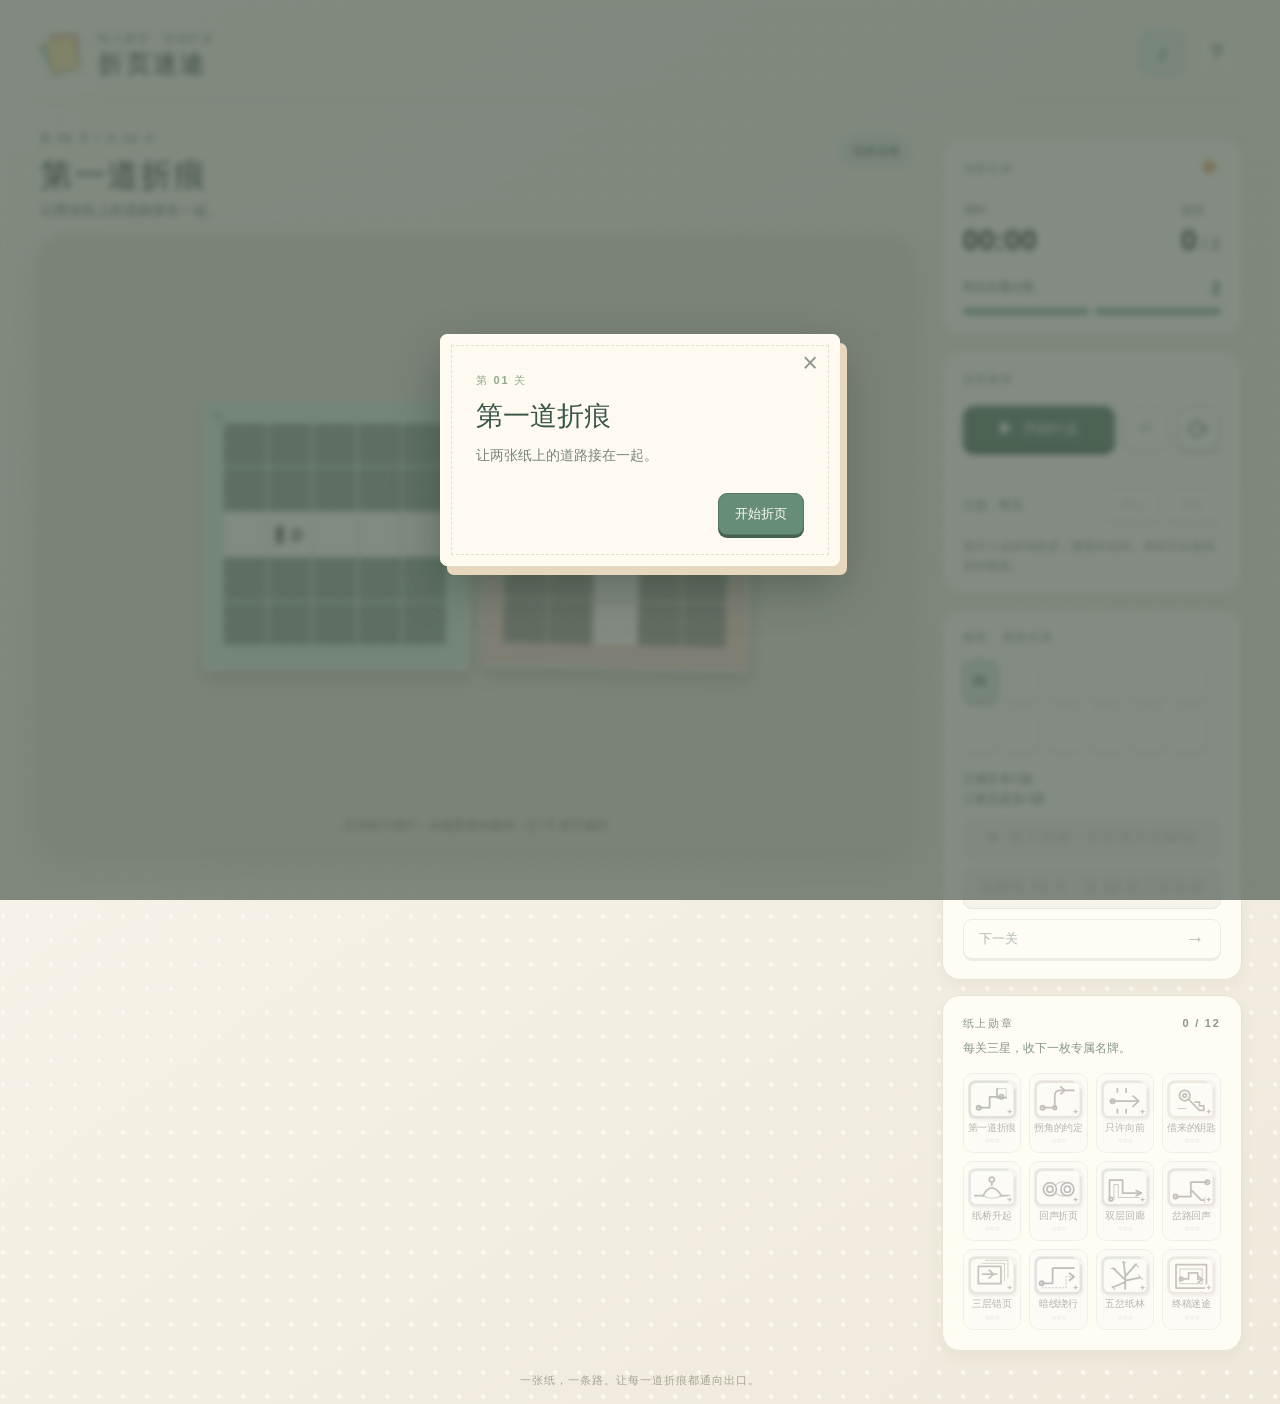
<file: 折页迷途/index.html>
<!doctype html>
<html lang="zh-CN">
<head>
  <meta charset="UTF-8">
  <meta name="viewport" content="width=device-width, initial-scale=1.0">
  <meta name="theme-color" content="#f5f0e5">
  <link rel="icon" href="data:,">
  <meta name="description" content="折页迷途：旋转纸片地图，为自动行走的小纸片人接出一条路。">
  <title>折页迷途 · 纸上迷宫</title>
  <link rel="stylesheet" href="./styles.css">
  <link rel="stylesheet" href="./advanced.css">
  <link rel="stylesheet" href="./boss.css">
  <link rel="stylesheet" href="./achievements.css">
</head>
<body>
  <div class="app-shell">
    <header class="topbar">
      <div class="brand-mark" aria-hidden="true"><span></span><span></span><span></span></div>
      <div class="brand-copy"><span class="eyebrow">纸上迷宫 · 自动行走</span><h1>折页迷途</h1></div>
      <div class="header-actions">
        <button id="sound-button" class="icon-button soft" type="button" title="切换声音" aria-label="切换声音">♪</button>
        <button id="help-button" class="icon-button soft" type="button" title="查看图例" aria-label="查看图例">?</button>
      </div>
    </header>

    <main id="normal-game" class="game-layout">
      <section class="play-section" aria-label="游戏地图">
        <div class="level-heading">
          <div><span id="level-number" class="level-kicker">第 01 关 / 共 06 关</span><h2 id="level-title">第一道折痕</h2><p id="level-description">让两块纸上的道路接在一起。</p></div>
          <span id="level-tag" class="level-tag">道路连接</span>
        </div>
        <div class="map-stage">
          <div class="stage-decoration decoration-one" aria-hidden="true"></div>
          <div class="stage-decoration decoration-two" aria-hidden="true"></div>
          <div id="board" class="board" role="group" aria-label="可旋转地图"></div>
          <div class="stage-note">点击纸片选中 · 点弧形箭头旋转 · Q / E 也可旋转</div>
        </div>
      </section>

      <aside class="side-panel">
        <div class="status-card">
          <div class="card-label">当前记录 <span class="mini-star">✦</span></div>
          <div class="stats"><div><span class="stat-label">用时</span><strong id="time-value">00:00</strong></div><div><span class="stat-label">旋转</span><strong><span id="turn-value">0</span><small> / <span id="turn-limit">2</span></small></strong></div></div>
          <div class="budget-label"><span>剩余折叠次数</span><strong id="remaining-value">2</strong></div>
          <div id="budget-pips" class="budget-pips" aria-label="剩余旋转次数"></div>
          <div class="inventory"><span id="key-status">◇ 钥匙未出现</span><span id="bridge-status">⌁ 桥梁未出现</span></div>
        </div>
        <div class="control-card">
          <div class="card-label">折页操作</div>
          <div class="main-controls"><button id="play-button" class="primary-button" type="button" title="开始或暂停行走"><span id="play-icon">▶</span><span id="play-label">开始行走</span></button><button id="undo-button" class="icon-button" type="button" title="撤销上一步旋转" aria-label="撤销上一步旋转">↶</button><button id="restart-button" class="icon-button" type="button" title="重开本关" aria-label="重开本关">⟳</button></div>
          <div class="selected-row"><span id="selected-label">已选：暂无</span><div><button id="rotate-left" class="small-button" type="button" title="逆时针旋转选中纸片（Q）" aria-label="逆时针旋转选中纸片">↶ <kbd>Q</kbd></button><button id="rotate-right" class="small-button" type="button" title="顺时针旋转选中纸片（E）" aria-label="顺时针旋转选中纸片">↷ <kbd>E</kbd></button></div></div>
          <p class="control-hint">纸片人会自动前进；撞墙向右转。请在它出发前折好路线。</p>
        </div>
        <div class="progress-card"><div class="card-label">旅程 · 星级记录</div><div id="level-dots" class="level-dots" aria-label="关卡列表"></div><p id="clear-status" class="clear-status" aria-live="polite">已通关 0 / 12</p><p id="perfect-status" class="perfect-status" aria-live="polite">三星完成 0 / 12</p><button id="video-entry" class="video-entry" type="button" disabled title="前十二关全部通关后即可观看，不要求三星">▶ 通关视频 · 全部通关后解锁</button><button id="boss-entry" class="boss-entry" type="button" disabled title="前十二关全部获得三星名牌后解锁">隐藏第 13 关 · 需 12 枚三星名牌</button><button id="next-button" class="next-button" type="button" title="进入下一关">下一关 <span>→</span></button></div>
        <div class="achievement-card"><div class="card-label">纸上勋章 <span id="badge-count">0 / 12</span></div><p class="badge-intro">每关三星，收下一枚专属名牌。</p><div id="badge-shelf" class="badge-shelf" aria-label="关卡成就名牌"></div><div id="boss-badge-slot" class="boss-badge-slot" hidden></div><button id="finale-replay" class="finale-replay" type="button" hidden title="重看致谢与名牌融合动画">▶ 重看集章终章</button></div>
      </aside>
    </main>
    <section id="boss-screen" class="boss-screen" hidden aria-label="隐藏第十三关">
      <div class="boss-heading"><div><span class="level-kicker">隐藏第 13 关 · 终极折页</span><h2>万页迷宫</h2><p>100 × 100 张纸片，每张 100 × 100 格。正程与返程使用同一张纸的不同道路，错过钥匙会在远处被锁门拦下。</p></div><button id="boss-exit" class="outline-button" type="button">返回旅程</button></div>
      <div class="boss-layout">
        <div class="boss-map-card"><div class="boss-card-title">全图导航 <span>拖动平移 · 滚轮缩放 · 点击选纸片</span></div><canvas id="boss-atlas" width="600" height="600" aria-label="局部纸片地图"></canvas><div class="boss-nav"><button id="boss-follow" type="button">定位纸片人</button><label>视野 <input id="boss-zoom" type="range" min="8" max="40" value="20"></label><label>行 <input id="boss-row" type="number" min="1" max="100" value="1"></label><label>列 <input id="boss-col" type="number" min="1" max="100" value="2"></label><button id="boss-jump" type="button">跳转</button></div><canvas id="boss-minimap" width="200" height="200" aria-label="一百乘一百纸片总览"></canvas></div>
        <div class="boss-detail-card"><div class="boss-card-title">纸片内部 <span id="boss-selected-label">第 1 行 · 第 2 列</span></div><canvas id="boss-detail" width="500" height="500" aria-label="选中纸片的一百乘一百格道路"></canvas><p class="boss-detail-note">深色是墙，浅色是道路，箭头表示单向；红色端点危险。每张纸片都有数百步的绕路。</p></div>
        <aside class="boss-control-card"><div class="boss-card-title">Boss 状态</div><div class="boss-stat-grid"><span>纸片人</span><strong id="boss-player-position">1 行 1 列</strong><span>已走</span><strong id="boss-steps">0 步</strong><span>经过纸片</span><strong id="boss-visited">1 / 10000</strong><span>回程钥匙</span><strong id="boss-key-status">◇ 未取得</strong><span>用时</span><strong id="boss-time">00:00</strong><span>旋转</span><strong id="boss-turns">0 / 0</strong></div><div class="boss-controls"><button id="boss-left" type="button" title="逆时针旋转选中纸片">↶ 逆时针</button><button id="boss-right" type="button" title="顺时针旋转选中纸片">↷ 顺时针</button><button id="boss-undo" type="button">撤销旋转</button><button id="boss-restart" type="button">重开本关</button><button id="boss-play" class="primary-button" type="button">▶ 开始行走</button><label>行走速度 <select id="boss-speed"><option value="1">原速 1×</option><option value="64">64×</option><option value="4096" selected>4096×</option><option value="65536">65536×</option></select></label></div><form id="boss-skip-form" class="boss-skip-form"><label for="boss-skip-code">跳关代码</label><div><input id="boss-skip-code" type="text" autocomplete="off" autocapitalize="off" spellcheck="false" placeholder="输入代码" aria-label="第十三关跳关代码"><button type="submit" title="使用跳关代码">→ 使用</button></div><small>仅跳过本关，不计入星级记录。</small></form><p id="boss-hint" class="boss-hint" role="status">同一张纸片要在返程再次使用；错过钥匙会在远处被锁门拦下。</p></aside>
      </div>
      <details class="boss-video-card"><summary>▶ 观看第 13 关加速通关视频</summary><p>演示双程往返的正确路线；旋转准备与数百万步行走均作倍速压缩。</p><video controls preload="metadata" playsinline poster="./boss-video-poster.png" src="./boss-clear.webm" aria-label="第十三关加速通关视频"></video></details>
      <div id="boss-overlay" class="boss-overlay" hidden><div class="boss-overlay-paper"><h3 id="boss-overlay-title"></h3><p id="boss-overlay-message"></p><div id="boss-award" class="boss-award" hidden></div><div><button id="boss-overlay-back" type="button">返回地图</button><button id="boss-overlay-restart" type="button">重开本关</button></div></div></div>
    </section>
    <footer>一张纸，一条路。让每一道折痕都通向出口。</footer>
  </div>

  <div id="toast" class="toast" role="status" aria-live="polite"></div>
  <div id="modal" class="modal-backdrop hidden" role="dialog" aria-modal="true" aria-labelledby="modal-title"><div class="modal-paper"><button id="modal-close" class="modal-close" type="button" aria-label="关闭">×</button><span id="modal-kicker" class="modal-kicker"></span><h2 id="modal-title"></h2><p id="modal-message"></p><div id="modal-details" class="modal-details"></div><div id="modal-actions" class="modal-actions"></div></div></div>

  <div id="video-overlay" class="video-overlay" hidden role="dialog" aria-modal="true" aria-labelledby="video-overlay-title">
    <div class="video-paper"><div class="video-heading"><div><span class="level-kicker">十二关全通关奖励</span><h2 id="video-overlay-title">第 13 关 · 加速通关回放</h2><p>提前看看万页迷宫的正确路线；观看视频不会解锁 Boss。</p></div><button id="video-close" class="icon-button soft" type="button" title="关闭视频" aria-label="关闭视频">×</button></div><video id="reward-video" controls preload="metadata" playsinline poster="./boss-video-poster.png" src="./boss-clear.webm" aria-label="第十三关加速通关视频"></video></div>
  </div>

  <section id="finale-screen" class="finale-screen" hidden aria-label="集齐名牌终章动画" aria-live="polite">
    <button id="finale-skip" class="finale-skip" type="button" title="跳过终章动画，直接进入 Boss 关">跳过动画 →</button>
    <div id="finale-credits" class="finale-credits">
      <div class="finale-spark" aria-hidden="true">✦</div>
      <p class="finale-eyebrow">十二枚折页名牌 · 全部收集</p>
      <h2>感谢游玩</h2>
      <p class="finale-subtitle">每一道折痕，都因为你而有了方向。</p>
      <div class="maker-list"><span>Lyu Yanchen</span><span>Li Xinjie</span><span>Cong Yilong</span><span>Dong Yinzhi</span></div>
      <div class="powered-pill"><span class="powered-text">Powered by GPT-6 Astra</span></div>
    </div>
    <div id="finale-merge" class="finale-merge" hidden>
      <p class="merge-caption">十二道折痕，合为最后一页</p>
      <div id="merge-grid" class="merge-grid" aria-hidden="true"></div>
      <div class="boss-sigil" aria-hidden="true"><span>✦</span></div>
      <h2>万页迷宫</h2>
    </div>
  </section>

  <script type="module" src="./game.js"></script>
</body>
</html>
</file>
<file: 折页迷途/styles.css>
:root{font-family:"Trebuchet MS","Microsoft YaHei", "PingFang SC", sans-serif;color:#374039;background:#f5f0e5;font-synthesis:none}*{box-sizing:border-box}body{margin:0;min-width:320px;background:radial-gradient(circle at 13% 19%,#fbf8ef 0 2px,transparent 2.5px) 0 0/24px 24px,linear-gradient(145deg,#faf7ee,#eee9db);min-height:100vh}button{font:inherit;cursor:pointer}button:disabled{cursor:not-allowed;opacity:.43}.app-shell{max-width:1450px;margin:auto;padding:25px clamp(18px,3vw,48px) 16px}.topbar{display:flex;align-items:center;gap:14px;padding:4px 3px 24px;border-bottom:1px solid #ded9ca}.brand-mark{position:relative;width:43px;height:43px;flex:none;transform:rotate(-10deg)}.brand-mark span{position:absolute;width:28px;height:33px;border:1px solid rgba(45,71,62,.16);border-radius:2px;box-shadow:2px 3px 4px #665a4022}.brand-mark span:nth-child(1){background:#b6d4c7;left:3px;top:6px;transform:rotate(-16deg)}.brand-mark span:nth-child(2){background:#f1bfaa;left:9px;top:3px;transform:rotate(9deg)}.brand-mark span:nth-child(3){background:#f8e7ab;left:7px;top:7px;transform:rotate(-1deg)}.brand-copy{line-height:1}.eyebrow,.level-kicker,.card-label,.modal-kicker{font-size:11px;font-weight:800;letter-spacing:.16em;color:#839087}.brand-copy h1{font-size:25px;letter-spacing:.09em;margin:6px 0 0;font-weight:900;color:#344e44}.header-actions{margin-left:auto;display:flex;gap:9px}.icon-button,.small-button,.outline-button,.next-button,.tile-turn,.level-dot{border:1px solid #d6d9cb;background:#fffdf6;color:#4c6758;box-shadow:0 2px 0 #d9d8c9;transition:transform .18s,background .18s,box-shadow .18s}.icon-button:hover:not(:disabled),.small-button:hover:not(:disabled),.outline-button:hover:not(:disabled),.next-button:hover:not(:disabled),.tile-turn:hover:not(:disabled),.level-dot:hover:not(:disabled){transform:translateY(-2px);box-shadow:0 4px 0 #d9d8c9;background:#f7f8ee}.icon-button:active:not(:disabled),.small-button:active:not(:disabled),.tile-turn:active:not(:disabled){transform:translateY(1px);box-shadow:0 1px 0 #d9d8c9}.icon-button{width:45px;height:45px;border-radius:12px;font-size:25px;line-height:1}.icon-button.soft{border-color:#e3e0d6;background:#f8f5ea;box-shadow:none;font-size:22px}.icon-button.active{background:#e5efd8;color:#397058}.game-layout{display:grid;grid-template-columns:minmax(0,1fr) 300px;gap:28px;margin-top:27px;align-items:start}.play-section{min-width:0}.level-heading{display:flex;justify-content:space-between;align-items:flex-start;gap:12px;padding:0 2px 15px}.level-heading h2{font-family:Georgia,"Noto Serif SC","Songti SC",serif;font-size:clamp(24px,2.5vw,34px);margin:8px 0 4px;color:#334e43;letter-spacing:.04em}.level-heading p{font-size:14px;color:#79827a;margin:0}.level-tag{background:#e6eee3;border:1px solid #d3e2d1;color:#567766;border-radius:30px;padding:7px 11px;font-size:12px;font-weight:700;white-space:nowrap;margin-top:7px}.map-stage{position:relative;isolation:isolate;min-height:615px;padding:34px 28px 50px;display:flex;align-items:center;justify-content:center;background:#e9e4d7;border-radius:26px;border:1px solid #e0d9c9;box-shadow:inset 0 1px #fff9,0 14px 35px #665b4220;overflow:hidden}.map-stage:before{content:"";position:absolute;inset:0;background:repeating-linear-gradient(0deg,transparent 0 31px,#8c7e6110 32px),repeating-linear-gradient(90deg,transparent 0 31px,#8c7e6110 32px);pointer-events:none;z-index:-1}.stage-decoration{position:absolute;width:260px;height:260px;border:1px dashed #b5ac9a;border-radius:50%;opacity:.45;z-index:-1}.decoration-one{top:-160px;right:-80px}.decoration-two{bottom:-180px;left:-80px}.board{--columns:2;--rows:2;--tile-size:clamp(140px, min(20.8vw, calc(58vh / var(--rows))), 270px);display:grid;grid-template-columns:repeat(var(--columns),var(--tile-size));grid-template-rows:repeat(var(--rows),var(--tile-size));gap:clamp(8px,1.2vw,18px);max-width:100%;position:relative;filter:drop-shadow(0 12px 8px #82796425)}.tile{--paper:#dceee5;position:relative;background:var(--paper);border:1px solid #ffffffe0;border-radius:5px;box-shadow:2px 4px 0 #ffffff90,4px 8px 12px #675f4e35;transform:rotate(var(--angle,0deg));outline:3px solid transparent;outline-offset:4px;transition:outline-color .2s,filter .2s;min-width:0;min-height:0}.tile:nth-child(2n){--angle:1.3deg}.tile:nth-child(3n){--angle:-1.4deg}.tile:nth-child(4n){--angle:.7deg}.tile.mint{--paper:#d6ebdc}.tile.peach{--paper:#f2d8c9}.tile.lavender{--paper:#e7def1}.tile.blue{--paper:#d4e6ee}.tile.yellow{--paper:#f2eac3}.tile.rose{--paper:#edd4db}.tile.selected{outline-color:#739787;z-index:2}.tile.occupied{filter:saturate(1.1)}.tile-content{width:100%;height:100%;padding:8%;position:relative}.cell-grid{display:grid;width:100%;height:100%;grid-template-columns:repeat(5,1fr);grid-template-rows:repeat(5,1fr);gap:2px}.cell{position:relative;display:flex;align-items:center;justify-content:center;min-width:0;min-height:0;border-radius:2px;font-size:clamp(16px,2.2vw,27px);font-weight:900}.cell.road,.cell.key,.cell.door,.cell.switch,.cell.bridge,.cell.crumble,.cell.portal,.cell.oneway,.cell.exit{background:#fffdf8e8;box-shadow:0 1px 1px #7c765022}.cell.wall{background:repeating-linear-gradient(135deg,#7d8c82b3 0 2px,#899b8db5 2px 4px);box-shadow:inset 1px 1px 2px #43544345}.cell.void{background:#5e73667a;border:2px dashed #fff9}.cell-glyph{position:relative;z-index:1;line-height:1}.exit{color:#e7aa57;box-shadow:inset 0 0 0 2px #eed6a6,0 1px 1px #7c765022!important}.exit .cell-glyph{animation:twinkle 1.6s ease-in-out infinite}.key{color:#d09a4d}.door{color:#9a6657}.door.open{color:#91b28e}.switch{color:#d88671}.switch.active{color:#7fa986}.bridge{color:#b2a89a;background:#f8f7f4a0!important;border:2px dashed #9c9c8e}.bridge.active{color:#589383;background:#fffdf8e8!important;border:0}.crumble{color:#bd9f80;background:repeating-linear-gradient(60deg,#fffaf3,#fffaf3 5px,#eadfcf 6px)!important}.portal{color:#8c7ca8;background:radial-gradient(circle,#e9deef,#fffdf8)!important}.oneway{color:#64998b}.tile-label{position:absolute;left:10px;top:8px;color:#627b6e99;font-family:Georgia,serif;font-size:12px;font-weight:700}.tile-actions{position:absolute;right:6px;top:5px;display:flex;gap:4px;z-index:4}.tile-turn{border-radius:7px;width:28px;height:27px;line-height:1;font-size:19px;padding:0;background:#fffdf9ed}.tile.occupied .tile-actions{display:none}.paper-person{position:absolute;z-index:5;width:68%;height:78%;display:flex;flex-direction:column;align-items:center;justify-content:center;filter:drop-shadow(1px 2px 1px #53634a80);transform:rotate(var(--face));transition:transform .15s}.face-0{--face:0deg}.face-1{--face:90deg}.face-2{--face:180deg}.face-3{--face:270deg}.person-head{width:40%;height:31%;background:#fefbf2;border:2px solid #4b685e;border-radius:48% 48% 25% 25%;position:relative}.person-head:after{content:"··";position:absolute;left:22%;top:-11%;font-size:12px;letter-spacing:1px;color:#40574f}.person-body{width:65%;height:42%;background:#faf5e5;border:2px solid #4b685e;clip-path:polygon(50% 0,100% 100%,0 100%);margin-top:-2px}.person-feet{width:68%;height:12%;border-bottom:3px solid #4b685e;border-radius:50%}.stage-note{position:absolute;bottom:15px;left:10px;right:10px;text-align:center;font-size:12px;color:#8b8d7f;letter-spacing:.03em}.side-panel{display:flex;flex-direction:column;gap:15px;padding-top:9px}.status-card,.control-card,.progress-card{background:#fffcf4;border:1px solid #e9e3d6;border-radius:18px;box-shadow:0 6px 15px #887a5d12;padding:20px}.card-label{color:#8a9889;display:flex;justify-content:space-between;align-items:center}.mini-star{font-size:18px;color:#e3ae6d}.stats{display:flex;justify-content:space-between;margin:23px 0 22px}.stats>div{display:flex;flex-direction:column;gap:5px}.stat-label{font-size:12px;color:#8d9389}.stats strong{font-size:29px;font-variant-numeric:tabular-nums;color:#3a5547}.stats small{font-size:17px;color:#a3a799}.budget-label{font-size:12px;color:#838e84;display:flex;justify-content:space-between}.budget-label strong{color:#5f806c;font-size:17px}.budget-pips{display:flex;gap:6px;margin-top:9px}.budget-pip{height:7px;flex:1;border-radius:20px;background:#e8e3d6}.budget-pip.available{background:#96bda4}.inventory{display:flex;flex-direction:column;gap:7px;border-top:1px dashed #e7e1d4;margin-top:20px;padding-top:13px;color:#89948b;font-size:12px}.control-card{padding-bottom:16px}.main-controls{display:flex;gap:8px;margin-top:19px}.primary-button{border:1px solid #547765;background:#668d76;color:#fffdf5;box-shadow:0 3px 0 #46624e;border-radius:11px;min-height:45px;padding:0 16px;font-size:14px;font-weight:800;transition:transform .18s,background .18s,box-shadow .18s}.primary-button:hover:not(:disabled){background:#587d69;transform:translateY(-2px);box-shadow:0 5px 0 #46624e}.primary-button:active:not(:disabled){transform:translateY(1px);box-shadow:0 1px 0 #46624e}.main-controls .primary-button{flex:1;display:flex;align-items:center;justify-content:center;gap:8px}.main-controls .primary-button span:first-child{font-size:17px}.selected-row{display:flex;justify-content:space-between;align-items:center;gap:4px;border-top:1px dashed #e7e1d4;margin-top:19px;padding-top:17px;font-size:12px;color:#7e8f82}.selected-row>div{display:flex;gap:6px}.small-button{min-width:55px;height:34px;border-radius:8px;font-size:16px}.small-button kbd{font-family:inherit;font-size:10px;color:#9ba99b}.control-hint{font-size:12px;line-height:1.65;color:#9a9e91;margin:15px 0 0}.level-dots{display:flex;gap:7px;margin:15px 0 18px}.level-dot{width:35px;height:35px;border-radius:9px;font-size:12px;font-weight:800}.level-dot.current{background:#dceade;color:#436954;border-color:#9dbca5}.next-button{width:100%;height:40px;border-radius:9px;font-size:13px;font-weight:800;display:flex;align-items:center;justify-content:space-between;padding:0 15px}.next-button span{font-size:19px}footer{margin-top:22px;text-align:center;color:#a5a393;font-size:11px;letter-spacing:.09em}.toast{position:fixed;bottom:28px;left:50%;transform:translate(-50%,18px);padding:10px 18px;border-radius:30px;background:#344f42;color:#fffdf5;font-size:13px;box-shadow:0 8px 24px #44594b3f;opacity:0;pointer-events:none;transition:opacity .2s,transform .2s;z-index:20}.toast.visible{opacity:1;transform:translate(-50%,0)}.modal-backdrop{position:fixed;inset:0;z-index:30;background:#3d4c42a3;display:flex;align-items:center;justify-content:center;padding:20px;backdrop-filter:blur(3px)}.modal-backdrop.hidden{display:none}.modal-paper{position:relative;width:min(400px,100%);background:#fffaf0;border:1px solid #fdfdf5;border-radius:7px;box-shadow:7px 9px 0 #e6d7bd,0 20px 45px #263d3070;padding:35px 35px 30px;transform:rotate(-.7deg)}.modal-paper:before{content:"";position:absolute;inset:10px;border:1px dashed #e5dfd0;pointer-events:none}.modal-close{position:absolute;top:12px;right:15px;border:0;background:transparent;font-size:27px;color:#8f988a}.modal-kicker{color:#8faa8e}.modal-paper h2{font-family:Georgia,"Noto Serif SC","Songti SC",serif;color:#385647;font-size:27px;margin:10px 0}.modal-paper p{color:#78847a;font-size:14px;line-height:1.7;margin:0}.modal-details{font-size:13px;line-height:2;color:#8a948a;margin-top:12px}.result-stars{font-size:35px;color:#dfad63;letter-spacing:7px;line-height:1.5}.result-stars span{color:#d7d8ce}.modal-actions{display:flex;justify-content:flex-end;gap:9px;margin-top:25px}.modal-actions button{padding:0 16px;min-height:42px;border-radius:9px;font-size:13px;font-weight:800}.outline-button{color:#607d67}button:focus-visible,.tile:focus-visible{outline:3px solid #597e68;outline-offset:3px}@keyframes twinkle{50%{transform:scale(1.16);opacity:.7}}@media(max-width:1050px){.game-layout{grid-template-columns:1fr;gap:16px}.side-panel{display:grid;grid-template-columns:repeat(3,minmax(0,1fr));padding:0}.map-stage{min-height:560px}.board{--tile-size:clamp(130px,min(29vw,calc(50vh / var(--rows))),255px)}}@media(max-width:700px){.app-shell{padding:14px 12px 18px}.topbar{padding-bottom:16px}.brand-copy h1{font-size:21px}.brand-mark{transform:scale(.85) rotate(-10deg);margin-left:-5px}.game-layout{margin-top:17px}.level-heading h2{font-size:24px}.level-heading p{font-size:12px}.level-tag{font-size:10px;padding:6px 8px}.map-stage{min-height:0;padding:24px 7px 48px;border-radius:17px}.board{--tile-size:min(43vw,calc(65vh / var(--rows)),215px);gap:6px}.cell-grid{gap:1px}.tile-content{padding:7%}.tile-turn{width:25px;height:24px;font-size:17px}.tile-actions{top:3px;right:3px;gap:2px}.cell{font-size:clamp(12px,4vw,23px)}.stage-note{font-size:10px}.side-panel{grid-template-columns:1fr 1fr;gap:9px}.status-card,.control-card,.progress-card{padding:14px;border-radius:13px}.progress-card{grid-column:1/-1}.stats{margin:13px 0}.stats strong{font-size:23px}.main-controls{margin-top:12px}.main-controls .icon-button{width:36px;height:42px;font-size:21px}.primary-button{padding:0 8px;font-size:12px}.selected-row{display:block;margin-top:12px;padding-top:10px}.selected-row>div{margin-top:7px}.control-hint{display:none}.level-dots{margin:9px 0}.inventory{margin-top:10px;padding-top:8px}.level-dots{justify-content:center}.next-button{height:35px}}@media(max-width:420px){.side-panel{grid-template-columns:1fr}.progress-card{grid-column:auto}.status-card .inventory{flex-direction:row;justify-content:space-between}.control-card .selected-row{display:flex}.control-card .selected-row>div{margin:0}.board{--tile-size:min(42vw,calc(64vh / var(--rows)),190px)}}@media(prefers-reduced-motion:reduce){*,*:before,*:after{animation-duration:.01ms!important;transition-duration:.01ms!important}}
</file>
<file: 折页迷途/advanced.css>
/* 进阶地图维持完整可见；关卡入口按行折叠。 */
.level-dots { flex-wrap: wrap; }
.map-stage.advanced-stage { min-height: 0; align-items: flex-start; }
.board.long-board { --tile-size: clamp(112px, min(17vw, calc(80vh / var(--rows))), 190px); }
.board.long-board .cell { font-size: clamp(14px, 1.75vw, 23px); }
.board.long-board .tile-label { font-size: 10px; }
.cell.danger { background: #e7b6aa !important; color: #9b514f; box-shadow: inset 0 0 0 2px #d59386; }
@media (max-width: 1050px) {
  .board.long-board { --tile-size: clamp(105px, min(22vw, calc(80vh / var(--rows))), 170px); }
}
@media (max-width: 700px) {
  .board.long-board { --tile-size: min(calc((100vw - 44px) / 3), max(95px, calc(74vh / var(--rows)))); }
  .board.long-board .cell { font-size: clamp(12px, 3.3vw, 19px); }
  .board.long-board .tile-turn { width: 29px; height: 29px; font-size: 18px; }
  .board.long-board .tile-label { left: 5px; top: 3px; }
}
</file>
<file: 折页迷途/boss.css>
[hidden] { display: none !important; }
.level-dot { position: relative; height: 43px; }
.level-rating { position: absolute; left: 0; right: 0; bottom: 2px; font-size: 7px; letter-spacing: -1px; line-height: 1; color: #d89d4f; }
.perfect-status { margin: 5px 0 10px; color: #688775; font-size: 12px; font-weight: 800; }
.boss-entry { width: 100%; min-height: 41px; margin-bottom: 10px; border: 1px solid #bdcbbd; border-radius: 9px; background: #e5eee1; color: #446650; font-weight: 800; }
.boss-entry:not(:disabled):hover { background: #d5e6d5; }
.boss-entry:disabled { background: #ebe8df; color: #9a9d91; }
.boss-screen { margin-top: 28px; }
.boss-heading { display: flex; justify-content: space-between; align-items: start; gap: 24px; margin-bottom: 20px; }
.boss-heading h2 { margin: 8px 0 5px; font: 800 clamp(25px, 3vw, 36px) Georgia, "Noto Serif SC", serif; color: #344f43; }
.boss-heading p { max-width: 780px; margin: 0; color: #738276; font-size: 14px; line-height: 1.5; }
.boss-heading .outline-button { flex: none; padding: 10px 15px; border-radius: 9px; font-weight: 800; }
.boss-layout { display: grid; grid-template-columns: minmax(0, 1fr) minmax(0, 1fr) 245px; gap: 14px; align-items: start; }
.boss-map-card, .boss-detail-card, .boss-control-card { min-width: 0; padding: 16px; border: 1px solid #e3ddcf; border-radius: 17px; background: #fffaf0; box-shadow: 0 9px 22px #74674c15; }
.boss-card-title { display: flex; justify-content: space-between; gap: 8px; margin-bottom: 11px; font-weight: 800; color: #426353; }
.boss-card-title span { font-size: 11px; font-weight: 500; color: #899489; text-align: right; }
#boss-atlas, #boss-detail { display: block; width: 100%; aspect-ratio: 1; height: auto; background: #e8e4d8; border: 1px solid #d8d4c6; border-radius: 7px; image-rendering: pixelated; }
#boss-atlas { cursor: crosshair; touch-action: none; }
#boss-detail { cursor: default; }
.boss-nav { display: flex; flex-wrap: wrap; align-items: center; gap: 7px; margin-top: 12px; font-size: 12px; color: #738577; }
.boss-nav button, .boss-controls button, .boss-overlay button { min-height: 36px; border: 1px solid #cad8ca; border-radius: 8px; background: #f7fbf2; color: #426653; font-weight: 800; }
.boss-nav button { padding: 0 9px; }
.boss-nav label { display: flex; align-items: center; gap: 4px; }
.boss-nav input[type=number] { width: 53px; height: 34px; border: 1px solid #d5d7ca; border-radius: 6px; padding: 0 4px; background: #fffdf7; color: #435b49; }
.boss-nav input[type=range] { width: 80px; accent-color: #72987b; }
#boss-minimap { display: block; width: 140px; height: 140px; margin: 14px auto 0; border: 1px solid #d5d7ca; border-radius: 4px; background: #e7e3d8; image-rendering: pixelated; cursor: crosshair; }
.boss-detail-note, .boss-hint { color: #7e8d80; font-size: 12px; line-height: 1.5; }
.boss-stat-grid { display: grid; grid-template-columns: auto 1fr; gap: 9px 8px; font-size: 12px; color: #849085; }
.boss-stat-grid strong { justify-self: end; color: #466852; font-variant-numeric: tabular-nums; }
.boss-controls { display: grid; grid-template-columns: 1fr 1fr; gap: 8px; margin-top: 17px; }
.boss-controls button { padding: 0 5px; }
.boss-controls button:disabled { opacity: .45; }
.boss-controls #boss-play, .boss-controls label { grid-column: 1 / -1; }
.boss-controls #boss-play { background: #668d76; color: white; }
.boss-controls label { display: flex; align-items: center; justify-content: space-between; color: #778679; font-size: 12px; }
.boss-controls select { max-width: 126px; padding: 7px; border: 1px solid #d4d9ca; border-radius: 7px; background: #fffdf7; color: #45644f; }
.boss-skip-form { display: grid; gap: 7px; margin-top: 16px; padding-top: 14px; border-top: 1px dashed #d9d9ca; color: #567463; font-size: 12px; font-weight: 800; }
.boss-skip-form > div { display: flex; gap: 6px; }
.boss-skip-form input { min-width: 0; flex: 1; padding: 8px; border: 1px solid #cad8ca; border-radius: 8px; background: #fffdf7; color: #405e4d; font: inherit; }
.boss-skip-form button { flex: none; padding: 0 9px; border: 1px solid #cad8ca; border-radius: 8px; background: #e5eee1; color: #426653; font-weight: 800; cursor: pointer; }
.boss-skip-form small { color: #8a9889; font-size: 11px; font-weight: 500; }
.boss-video-card { margin-top: 16px; padding: 15px 18px; border: 1px solid #e3ddcf; border-radius: 15px; background: #fffaf0; color: #587564; }
.boss-video-card summary { cursor: pointer; font-weight: 800; }
.boss-video-card p { margin: 9px 0; font-size: 12px; line-height: 1.5; color: #849085; }
.boss-video-card video { display: block; width: min(100%, 960px); aspect-ratio: 16 / 9; margin: 10px auto 0; border-radius: 9px; background: #e7e3d8; }
.boss-overlay { position: fixed; z-index: 45; inset: 0; display: grid; place-items: center; padding: 20px; background: #364b3cb8; }
.boss-overlay-paper { width: min(390px, 100%); padding: 28px; border: 1px solid white; border-radius: 8px; background: #fffaf0; box-shadow: 8px 8px 0 #d8c9ad; transform: rotate(-.5deg); }
.boss-overlay h3 { margin: 0 0 10px; color: #3d614c; font: 800 26px Georgia, "Noto Serif SC", serif; }
.boss-overlay p { color: #7c8a7b; line-height: 1.6; }
.boss-overlay-paper > div { display: flex; justify-content: end; gap: 8px; }
.boss-overlay button { padding: 0 13px; }
@media (max-width: 1200px) { .boss-layout { grid-template-columns: minmax(0, 1fr) minmax(0, 1fr); } .boss-control-card { grid-column: 1 / -1; } .boss-controls { grid-template-columns: repeat(4, 1fr); } .boss-controls #boss-play, .boss-controls label { grid-column: auto; } }
@media (max-width: 700px) { .boss-heading { flex-direction: column; gap: 12px; } .boss-heading p { font-size: 12px; } .boss-layout { grid-template-columns: 1fr; } .boss-control-card { grid-column: auto; order: -1; } .boss-controls { grid-template-columns: 1fr 1fr; } .boss-controls #boss-play, .boss-controls label { grid-column: 1 / -1; } .boss-map-card, .boss-detail-card, .boss-control-card { padding: 12px; } .boss-card-title span { max-width: 160px; } }
</file>
<file: 折页迷途/achievements.css>
/* 纸片名牌、终章演出与全局柔和过渡。 */
.achievement-card{background:#fffcf4;border:1px solid #e9e3d6;border-radius:18px;box-shadow:0 6px 15px #887a5d12;padding:20px}
.badge-intro{margin:9px 0 16px;font-size:12px;color:#8a9889}
.badge-shelf{display:grid;grid-template-columns:repeat(4,minmax(0,1fr));gap:8px}
.achievement-badge{min-width:0;display:flex;flex-direction:column;align-items:center;gap:2px;text-align:center;padding:5px 3px 7px;border:1px solid #eadfca;border-radius:10px;background:#fffaf0;box-shadow:0 3px 0 #e4d9c5;transition:transform .25s ease,filter .3s ease,box-shadow .25s ease}
.achievement-badge svg{width:100%;height:auto;max-width:95px;filter:drop-shadow(1px 2px 1px #756d5630)}
.achievement-badge svg .fine{stroke-width:2.3;opacity:.78}
.achievement-badge svg .dashed{stroke-dasharray:3 5}
.achievement-badge svg .fold{stroke-width:2;opacity:.68}
.achievement-badge .badge-title{font-size:10px;line-height:1.25;font-weight:800;color:#486a56;white-space:nowrap;letter-spacing:-.03em}
.badge-stars{color:#d2a25b;font-size:8px;letter-spacing:-1px}
.achievement-badge.locked{filter:grayscale(.8);opacity:.46;box-shadow:none}
.achievement-badge.earned:hover{transform:translateY(-3px) rotate(-2deg);box-shadow:0 6px 0 #e4d9c5}
.achievement-badge.just-earned{animation:badgePop .9s cubic-bezier(.16,.95,.24,1.25) both}
.boss-badge-slot{margin-top:16px;padding-top:11px;border-top:1px dashed #ddd8c7;display:flex;align-items:center;gap:12px;color:#8a9889;font-size:11px}
.boss-badge-slot[hidden]{display:none}
.boss-badge-slot .achievement-badge{width:82px}
.finale-replay{margin-top:15px;width:100%;min-height:36px;border-radius:8px;background:#e9e5d8;color:#587262;font-weight:800;font-size:12px}
.finale-replay[hidden]{display:none}
.award-detail{display:flex;align-items:center;gap:12px;margin:12px 0;padding:9px;border-radius:12px;background:#f5eddc;color:#6b735f}
.award-detail .achievement-badge{width:90px;flex:none;animation:badgePop .7s ease-out both}
.award-detail strong{display:block;color:#577963;font-size:13px}
.award-detail small{display:block;line-height:1.6;color:#8b927f}
.boss-award{display:flex!important;justify-content:center!important;align-items:center;gap:16px;margin:12px 0 20px;padding:11px;border-radius:12px;background:#f4eadb;color:#577963;font-size:13px;font-weight:800}
.boss-award[hidden]{display:none!important}
.boss-award .achievement-badge{width:94px;flex:none;animation:badgePop .7s ease-out both}
.clear-status{margin:8px 0 1px;color:#788b78;font-size:12px;font-weight:800}
.progress-card .perfect-status{margin:3px 0 10px}
.video-entry{width:100%;min-height:41px;margin-bottom:9px;border:1px solid #d8c9ad;border-radius:9px;background:#f4ead8;color:#796543;font-weight:800}
.video-entry:not(:disabled):hover{background:#ecdec3}
.video-entry:disabled{background:#ede9e0;color:#a19d90;border-color:#e3ded2}
.video-overlay{position:fixed;z-index:58;inset:0;display:grid;place-items:center;overflow:auto;padding:18px;background:#2f4238c9;backdrop-filter:blur(6px);animation:finaleFade .25s ease both}
.video-overlay[hidden]{display:none!important}
.video-paper{width:min(920px,100%);padding:18px;border:1px solid #fdf8ed;border-radius:18px;background:#fffaf0;box-shadow:8px 10px 0 #d1bea0,0 24px 55px #1b31235c;animation:paperRise .35s ease both}
.video-heading{display:flex;justify-content:space-between;gap:14px;align-items:start;margin:0 2px 15px}
.video-heading h2{margin:6px 0;color:#46644f;font:800 clamp(20px,3vw,29px) Georgia,"Noto Serif SC",serif}
.video-heading p{margin:0;color:#7e8b7e;font-size:12px;line-height:1.5}
.video-heading .icon-button{flex:none;font-size:25px}
.video-paper video{display:block;width:100%;aspect-ratio:16/9;background:#e7e3d8;border-radius:9px}

.finale-screen{position:fixed;inset:0;z-index:60;overflow:auto;display:grid;place-items:center;padding:24px;background:radial-gradient(circle at 23% 18%,#fff9dd 0,transparent 35%),radial-gradient(circle at 78% 75%,#dbeadd 0,transparent 38%),#f4eddf;color:#3e5848;text-align:center;animation:finaleFade .75s ease both}
.finale-screen[hidden],.finale-merge[hidden]{display:none!important}
.finale-screen:before{content:"";position:fixed;inset:13px;border:1px dashed #b7c7ad;pointer-events:none;border-radius:18px}
.finale-skip{position:fixed;top:27px;right:29px;z-index:3;background:#ffffffb8;border:1px solid #cdd9c8;border-radius:99px;color:#5c7765;font-weight:800;padding:9px 16px;box-shadow:0 2px 10px #51624a14}
.finale-credits{position:relative;max-width:760px;animation:paperRise .8s ease both}
.finale-spark{font-size:66px;color:#d7ab6c;line-height:1;filter:drop-shadow(0 7px 3px #b7a47844);animation:sparkPulse 3s ease-in-out infinite}
.finale-eyebrow{color:#91a28b;font-size:13px;letter-spacing:.35em;font-weight:800;margin:23px 0 7px;animation:paperRise .8s .25s both}
.finale-credits h2{font-family:Georgia,"Noto Serif SC","Songti SC",serif;font-size:clamp(46px,9vw,92px);letter-spacing:.14em;color:#456d55;margin:5px 0 10px;animation:paperRise .9s .55s both}
.finale-subtitle{font-size:clamp(13px,2vw,18px);color:#7b8e7d;animation:paperRise .9s .85s both}
.maker-list{display:grid;grid-template-columns:repeat(2,minmax(130px,1fr));gap:10px 24px;max-width:440px;margin:36px auto 12px;font:700 clamp(15px,2.3vw,19px) Georgia,serif;color:#5f7668}
.maker-list span{display:block;padding:10px 6px;border-bottom:1px dashed #bbcbb7;animation:paperRise .65s both}
.maker-list span:nth-child(1){animation-delay:1.2s}.maker-list span:nth-child(2){animation-delay:1.45s}.maker-list span:nth-child(3){animation-delay:1.7s}.maker-list span:nth-child(4){animation-delay:1.95s}
.powered-pill{position:relative;isolation:isolate;overflow:hidden;display:flex;align-items:center;justify-content:center;width:min(338px,calc(100vw - 64px));min-height:35px;margin:0 auto;padding:9px 18px;border-radius:99px;background:linear-gradient(96deg,#4a55df 0%,#6628ed 49%,#8c0cda 80%,#5310c9 100%);box-shadow:0 4px 12px #6246c93b;animation:paperRise .8s 2.25s both,powerSpectrum 3.5s ease-in-out infinite alternate}
.powered-pill:before{content:"";position:absolute;inset:0;border-radius:inherit;background:radial-gradient(circle at 8% 36%,#fff8 0 1px,transparent 2.4px),radial-gradient(circle at 15% 72%,#fff9 0 1px,transparent 2.5px),radial-gradient(circle at 26% 43%,#fff9 0 1.2px,transparent 2.7px),radial-gradient(circle at 39% 69%,#fffa 0 1px,transparent 2.4px),radial-gradient(circle at 48% 29%,#fffb 0 1.5px,transparent 3px),radial-gradient(circle at 58% 64%,#fff8 0 1px,transparent 2.5px),radial-gradient(circle at 69% 38%,#fffa 0 1.4px,transparent 3px),radial-gradient(circle at 81% 72%,#fff9 0 1px,transparent 2.4px),radial-gradient(circle at 91% 40%,#fffb 0 1.5px,transparent 3px);filter:drop-shadow(0 0 3px #fff8);animation:powerStars 2.8s ease-in-out infinite alternate}
.powered-text{position:relative;z-index:1;color:#fff;font:700 12px/1.2 system-ui,sans-serif;letter-spacing:.04em;text-shadow:0 1px 2px #30127588;white-space:nowrap}
.finale-credits.leaving{animation:finaleFade .65s ease reverse both}
.finale-merge{width:min(800px,100%);position:relative;animation:paperRise .7s ease both}
.merge-caption{font-size:13px;letter-spacing:.22em;font-weight:800;color:#778d79;margin:0 0 18px}
.merge-grid{width:min(550px,100%);display:grid;grid-template-columns:repeat(4,minmax(0,1fr));gap:10px;margin:0 auto;position:relative;z-index:2}
.merge-grid .achievement-badge{max-width:112px;width:100%;margin:auto;transform-origin:center;box-shadow:0 5px 12px #6e705b3a}
.merge-grid.merging .achievement-badge{animation:badgeConverge 2.4s cubic-bezier(.66,.02,.67,1) forwards;animation-delay:var(--delay)}
.boss-sigil{position:absolute;z-index:1;top:50%;left:50%;width:165px;height:165px;margin:-80px 0 0 -82px;border-radius:25px;background:conic-gradient(from 30deg,#749984,#ceb77d,#5e816f,#bba8a4,#749984);box-shadow:0 0 0 9px #fff8e6,0 20px 45px #4b5a4580;opacity:0;transform:scale(.25) rotate(-90deg);display:grid;place-items:center;transition:opacity .8s,transform 1.1s cubic-bezier(.17,.9,.17,1.15)}
.boss-sigil:before{content:"";position:absolute;inset:19px;border:3px dashed #fff5db;border-radius:14px;transform:rotate(45deg)}
.boss-sigil span{font-size:70px;color:#fffae8;filter:drop-shadow(2px 4px 1px #4b6650)}
.finale-merge.sigil-visible .boss-sigil{opacity:1;transform:scale(1) rotate(0)}
.finale-merge h2{font-family:Georgia,"Noto Serif SC",serif;color:#496b55;font-size:clamp(30px,5vw,50px);margin:28px 0 0;opacity:0;transform:translateY(10px);transition:opacity .6s,transform .6s}
.finale-merge.sigil-visible h2{opacity:1;transform:translateY(0)}
.finale-screen.exiting{animation:finaleFade .65s ease reverse both}

/* 导航、弹层和纸片界面均使用轻缓的进出场。 */
.app-shell{animation:paperRise .55s ease both}
.side-panel>div{animation:paperRise .52s ease both}
.side-panel>div:nth-child(2){animation-delay:.05s}.side-panel>div:nth-child(3){animation-delay:.1s}.side-panel>div:nth-child(4){animation-delay:.15s}
.game-layout.level-swapping .level-heading,.game-layout.level-swapping .map-stage{animation:paperRise .48s ease both}
.boss-screen:not([hidden]){animation:paperRise .6s ease both}
.modal-backdrop.hidden{display:flex;opacity:0;visibility:hidden;pointer-events:none;transition:opacity .23s ease,visibility .23s ease}
.modal-backdrop:not(.hidden){opacity:1;visibility:visible;transition:opacity .23s ease,visibility .23s ease}
.modal-backdrop:not(.hidden) .modal-paper{animation:paperRise .35s ease both}
.boss-overlay:not([hidden]){animation:finaleFade .3s ease both}
button{transition:background-color .2s ease,color .2s ease,box-shadow .2s ease,opacity .2s ease,transform .2s ease}
button:not(:disabled):hover{filter:brightness(1.025)}
button:not(:disabled):active{transform:translateY(1px) scale(.985)}
#sound-button.active{background:#e0eee3;color:#4c795c;border-color:#b7d1bc}

@keyframes badgePop{0%{transform:scale(.6) rotate(-12deg);opacity:.1}60%{transform:scale(1.12) rotate(4deg);opacity:1}100%{transform:scale(1) rotate(0);opacity:1}}
@keyframes paperRise{from{opacity:0;transform:translateY(13px)}to{opacity:1;transform:translateY(0)}}
@keyframes finaleFade{from{opacity:0}to{opacity:1}}
@keyframes sparkPulse{50%{transform:scale(1.12) rotate(14deg);opacity:.75}}
@keyframes powerSpectrum{from{filter:brightness(.96) saturate(.95)}to{filter:brightness(1.13) saturate(1.1)}}
@keyframes powerStars{from{transform:translateX(-2px);opacity:.55}to{transform:translateX(7px);opacity:1}}
@keyframes badgeConverge{0%{opacity:1;transform:translate(0,0) rotate(0) scale(1)}70%{opacity:1}100%{opacity:0;transform:translate(var(--tx),var(--ty)) rotate(var(--spin)) scale(.12)}}
@media(max-width:1050px){.achievement-card{grid-column:1/-1}.badge-shelf{grid-template-columns:repeat(6,minmax(0,1fr))}}
@media(max-width:700px){.achievement-card{padding:14px;border-radius:13px}.badge-shelf{grid-template-columns:repeat(4,minmax(0,1fr));gap:5px}.achievement-badge .badge-title{font-size:9px}.maker-list{gap:4px 10px;margin:24px auto 12px}.finale-screen{padding:48px 16px}.finale-skip{top:17px;right:18px}.merge-grid{gap:4px}}
@media(max-width:700px){.video-paper{padding:10px;border-radius:12px}.video-heading{margin:3px 3px 12px}.video-heading h2{font-size:19px}.video-heading p{font-size:11px}}
@media(max-width:420px){.badge-shelf{grid-template-columns:repeat(4,minmax(0,1fr))}}
@media(prefers-reduced-motion:reduce){.merge-grid.merging .achievement-badge{opacity:0}.finale-merge.sigil-visible .boss-sigil{opacity:1;transform:none}.powered-pill{animation:paperRise .8s 2.25s both}.powered-pill:before{animation:none}}
</file>
